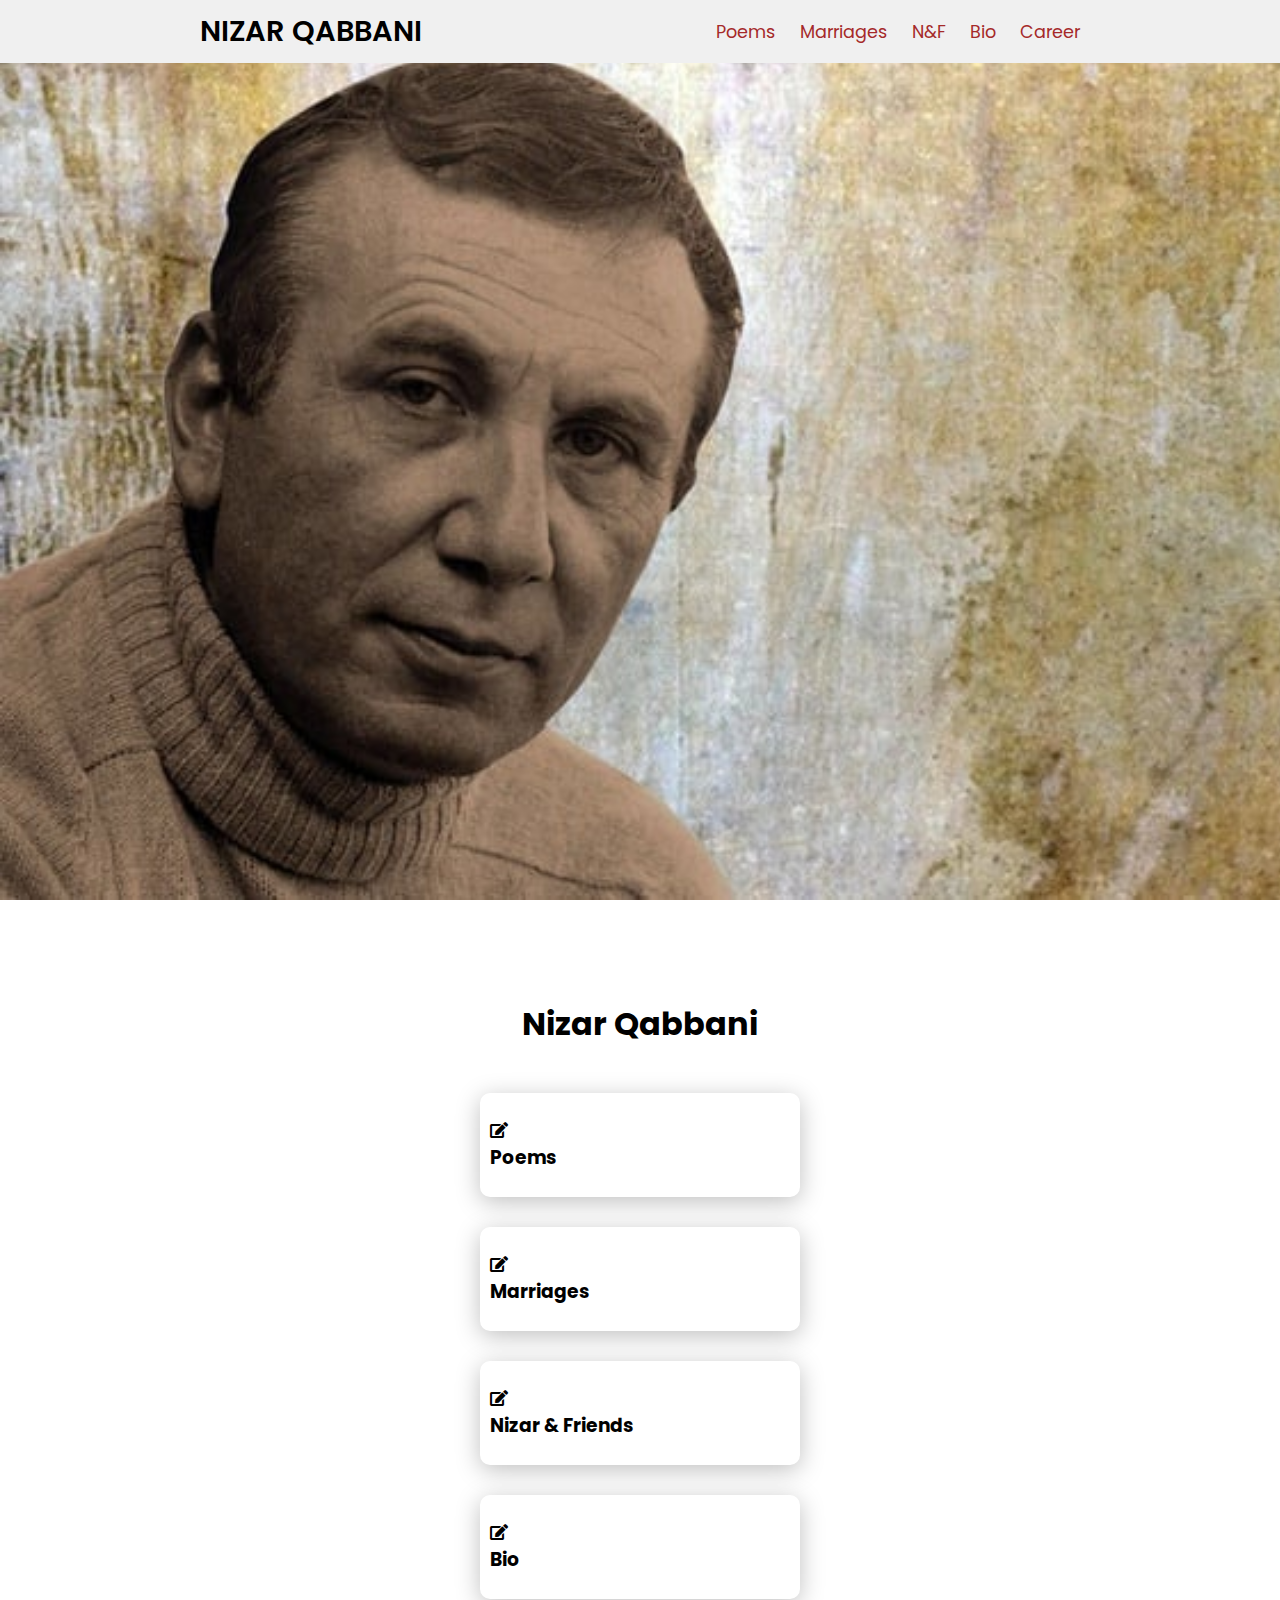
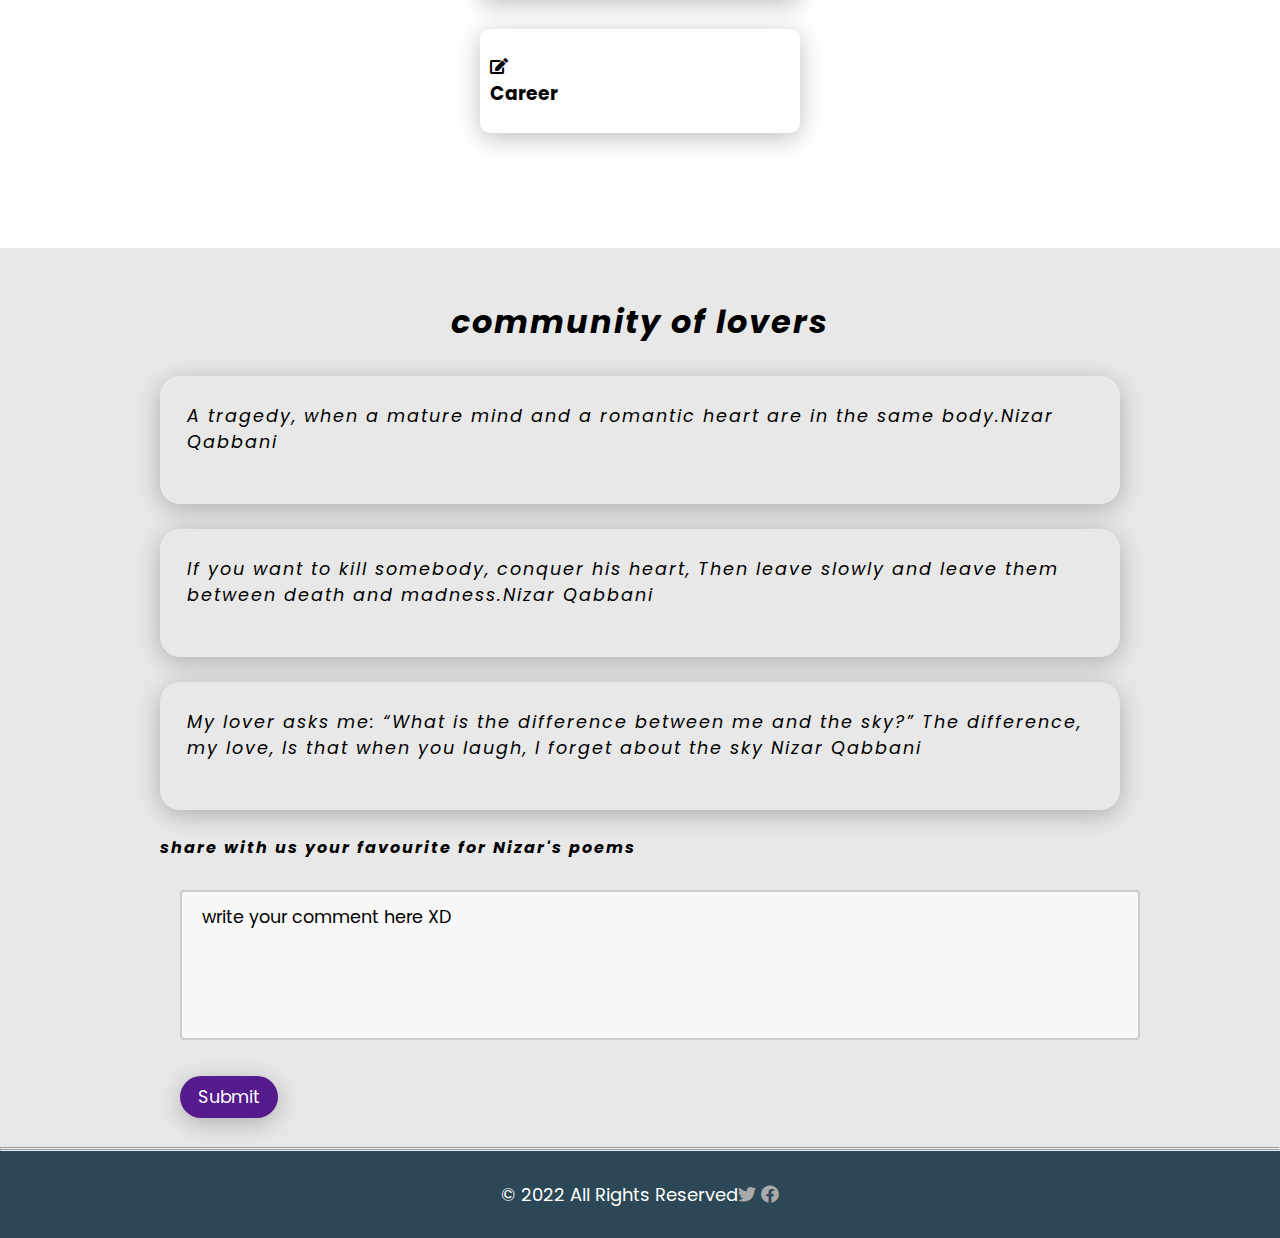
<file: index.html>
<!DOCTYPE html>
<html lang="en">
<head>
    <meta charset="UTF-8">
    <meta http-equiv="X-UA-Compatible" content="IE=edge">
    <meta name="viewport" content="width=device-width, initial-scale=1.0">
    <link rel="stylesheet" href="https://cdnjs.cloudflare.com/ajax/libs/font-awesome/5.15.4/css/all.min.css">
    <link rel="stylesheet" href="style.css">
    <title>Nizar Qabbani</title>
</head>
<body>

    <header>
        <a href="./index.html" class="logo">NIZAR QABBANI</a>
        <nav class="navigation">
            <a href="./poems.html" target="_blank">Poems</a>
            <a href="./marriages.html" target="_blank">Marriages</a>
            <a href="./nf.html" target="_blank">N&F</a>
            <a href="./bio.html" target="_blank">Bio</a>
            <a href="./career.html" target="_blank">Career</a>
        </nav>
    </header>

    <section class="main">
    </section>

    <section class="cards">
        <h2 class="title">Nizar Qabbani</h2>
        <div class="content">
            <a href="poems.html" target="_blank">
                <div class="card" id="poems">
                    <i class="fas fa-edit"></i>
                    <h3>Poems</h3>
                </div>
            </a>
            <a href="marriages.html" target="_blank">
                <div class="card" id="marriages">
                    <i class="fas fa-edit"></i>
                    <h3>Marriages</h3>
                </div>
            </a>
            <a href="nf.html" target="_blank">
                <div class="card" id="n&f">
                    <i class="fas fa-edit"></i>
                    <h3>Nizar & Friends</h3>
                </div>
            </a>
            <a href="bio.html" target="_blank">
                <div class="card" id="bio">
                    <i class="fas fa-edit"></i>
                    <h3>Bio</h3>
                </div>
            </a>
            <a href="career.html" target="_blank">
                <div class="card" id="career">
                    <i class="fas fa-edit"></i>
                    <h3>Career</h3>
                </div>
            </a>
        </div>
    </section>
    <div class="community-of-lovers">
        <h1 class="title comments__title">community of lovers</h1>
        <div class="comments">
            <p>A tragedy, when a mature mind and a romantic heart are in the same body.Nizar Qabbani</p>
            <p>If you want to kill somebody, conquer his heart, Then leave slowly and leave them between death and madness.Nizar Qabbani</p>
            <p>My lover asks me: “What is the difference between me and the sky?” The difference, my love, Is that when you laugh, I forget about the sky Nizar Qabbani</p>
        </div>
        <h4>share with us your favourite for Nizar's poems</h4>
        <form action="">
            <textarea name = "comments" cols = "100" rows="8">
            Enter your Comment....
            </textarea>
            <br>
            <input type ="submit" name ="button" value="Submit" class="submit__btn"/>
        </form>
    </div>
    <hr>
    <hr>
    <footer>
        <p>&copy; <span>2022</span> All Rights Reserved</p>
        <div class="socail">
            <a href="https://twitter.com/N_Qabbani"><i class="fab fa-twitter"></i></a>
            <a href="https://www.facebook.com/NizarQabbaniSite/"><i class="fab fa-facebook"></i></a>
        </div>
    </footer>
    
    <script>
        let textArea = document.querySelector("textarea");
        let formData = document.querySelector('form');
        textArea.value = 'write your comment here XD';
        textArea.onfocus = function() {
            if(textArea.value === 'write your comment here XD'){
                textArea.value = '';
            }
            textArea.style.borderColor = '#6767f4';
            
        }

        textArea.onblur = function() {
            textArea.style.borderColor = '#ccc';
        }

        formData.onsubmit = function(e) {
            e.preventDefault()
            let container = document.querySelector('.comments');
            let newComment = textArea.value;
            let html = `
            <p>${newComment}</p>
            `
            container.insertAdjacentHTML('beforeend',html);
            textArea.value = '';
            textArea.blur()
        }
    </script>
</body>
</html>
</file>
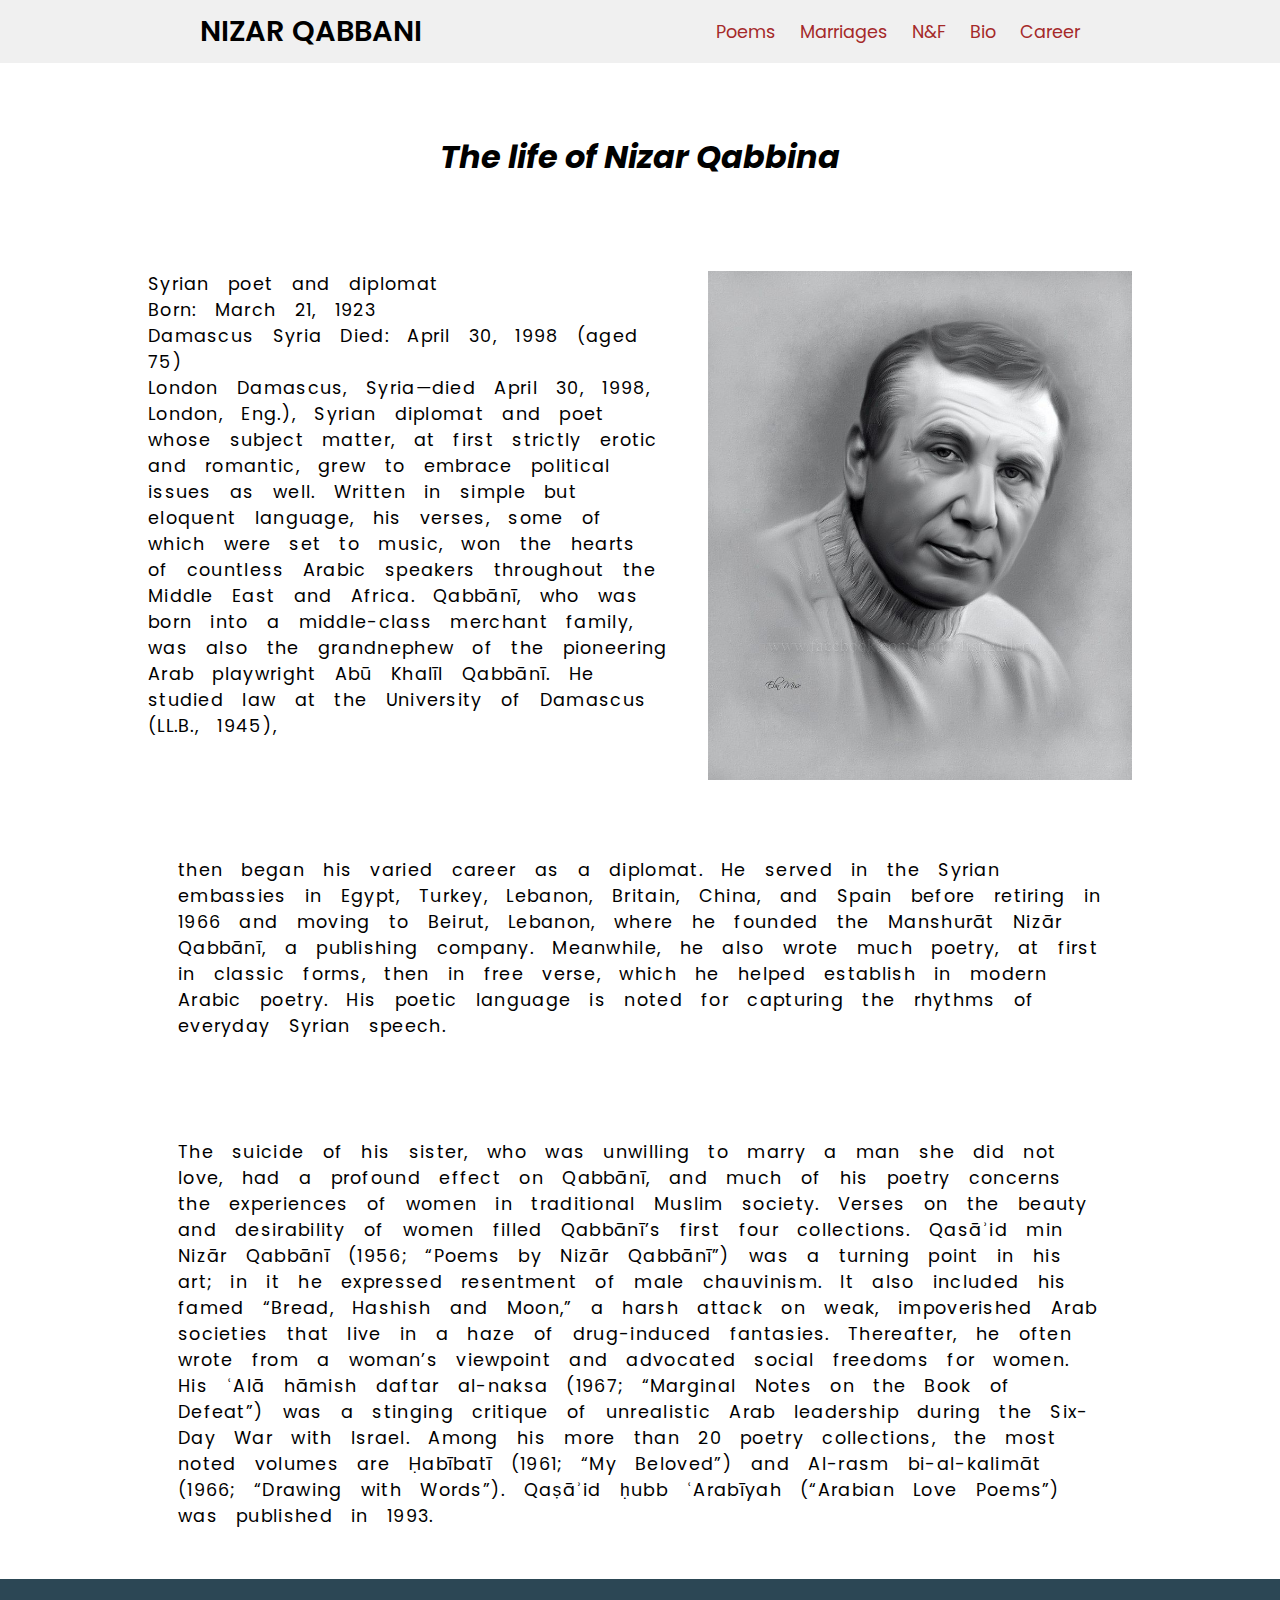
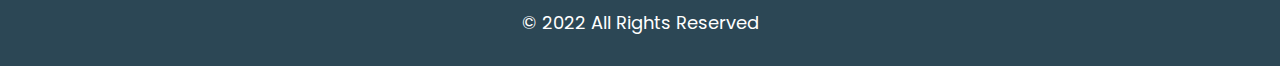
<file: bio.html>
<!DOCTYPE html>
<html lang="en">
<head>
    <meta charset="UTF-8">
    <meta http-equiv="X-UA-Compatible" content="IE=edge">
    <meta name="viewport" content="width=device-width, initial-scale=1.0">
    <link rel="stylesheet" href="./style.css">
    <title>Bio</title>
</head>

<body>
    <header class="normal">
        <a href="./index.html" class="logo">NIZAR QABBANI</a>
        <nav class="navigation">
            <a href="./poems.html" target="_blank">Poems</a>
            <a href="./marriages.html" target="_blank">Marriages</a>
            <a href="./nf.html" target="_blank">N&F</a>
            <a href="./bio.html" target="_blank">Bio</a>
            <a href="./career.html" target="_blank">Career</a>
        </nav>
    </header>
    <div class="container">
        <h1 class="intro__title">The life of Nizar Qabbina</h1>
        <div class="header__section">
            <p class="intro__description">
                Syrian poet and diplomat<br>
                Born: March 21, 1923<br> Damascus Syria
                Died: April 30, 1998 (aged 75)<br> London Damascus, 
                Syria—died April 30, 1998, London, Eng.), Syrian diplomat and poet whose subject matter,
                at first strictly erotic and romantic, grew to embrace political issues as well. 
                Written in simple but eloquent language, his verses, some of which were set to music, 
                won the hearts of countless Arabic speakers throughout the Middle East and Africa.
                Qabbānī, who was born into a middle-class merchant family, was also the grandnephew of the pioneering 
                Arab playwright Abū Khalīl Qabbānī. He studied law at the University of Damascus (LL.B., 1945), 
            </p>
            <div class="img__container">
                <img alt="Nizar" src="./images/5d60c336216aa6139d7c98f2574bd6e6.jpg">
            </div>
        </div>
        <p class="intro__description">
            then began his varied career as a diplomat. He served in the Syrian embassies in Egypt, Turkey, Lebanon, Britain, China,
            and Spain before retiring in 1966 and moving to Beirut, Lebanon, where he founded the Manshurāt Nizār Qabbānī, a publishing company.
            Meanwhile, he also wrote much poetry, at first in classic forms, then in free verse, which he helped establish in modern Arabic poetry.
            His poetic language is noted for capturing the rhythms of everyday Syrian speech.</p>
        
        <div class="bio__container">
            <p class="intro__description">
                The suicide of his sister, who was unwilling to marry a man she did not love, had a profound 
                effect on Qabbānī, and much of his poetry concerns the experiences of women in traditional Muslim society.
                Verses on the beauty and desirability of women filled Qabbānī’s first four collections. 
                Qasāʾid min Nizār Qabbānī (1956; “Poems by Nizār Qabbānī”) was a turning point in his art; in it
                he expressed resentment of male chauvinism. It also included his famed “Bread, Hashish and Moon,”
                a harsh attack on weak, impoverished Arab societies that live in a haze of drug-induced fantasies.
                Thereafter, he often wrote from a woman’s viewpoint and advocated social freedoms for women. 
                His ʿAlā hāmish daftar al-naksa (1967; “Marginal Notes on the Book of Defeat”) was a stinging
                critique of unrealistic Arab leadership during the Six-Day War with Israel. Among his more than 
                20 poetry collections, the most noted volumes are Ḥabībatī (1961; “My Beloved”) and 
                Al-rasm bi-al-kalimāt (1966; “Drawing with Words”). Qaṣāʾid ḥubb ʿArabīyah (“Arabian Love Poems”) was 
                published in 1993.
            </p>
            
        </div>
    </div>
    
    <footer>
        <p>&copy; <span>2022</span> All Rights Reserved</p>
        <div class="socail">
            <a href="https://twitter.com/N_Qabbani"><i class="fab fa-twitter"></i></a>
            <a href="https://www.facebook.com/NizarQabbaniSite/"><i class="fab fa-facebook"></i></a>
        </div>
    </footer>
</body>
</html>
</file>
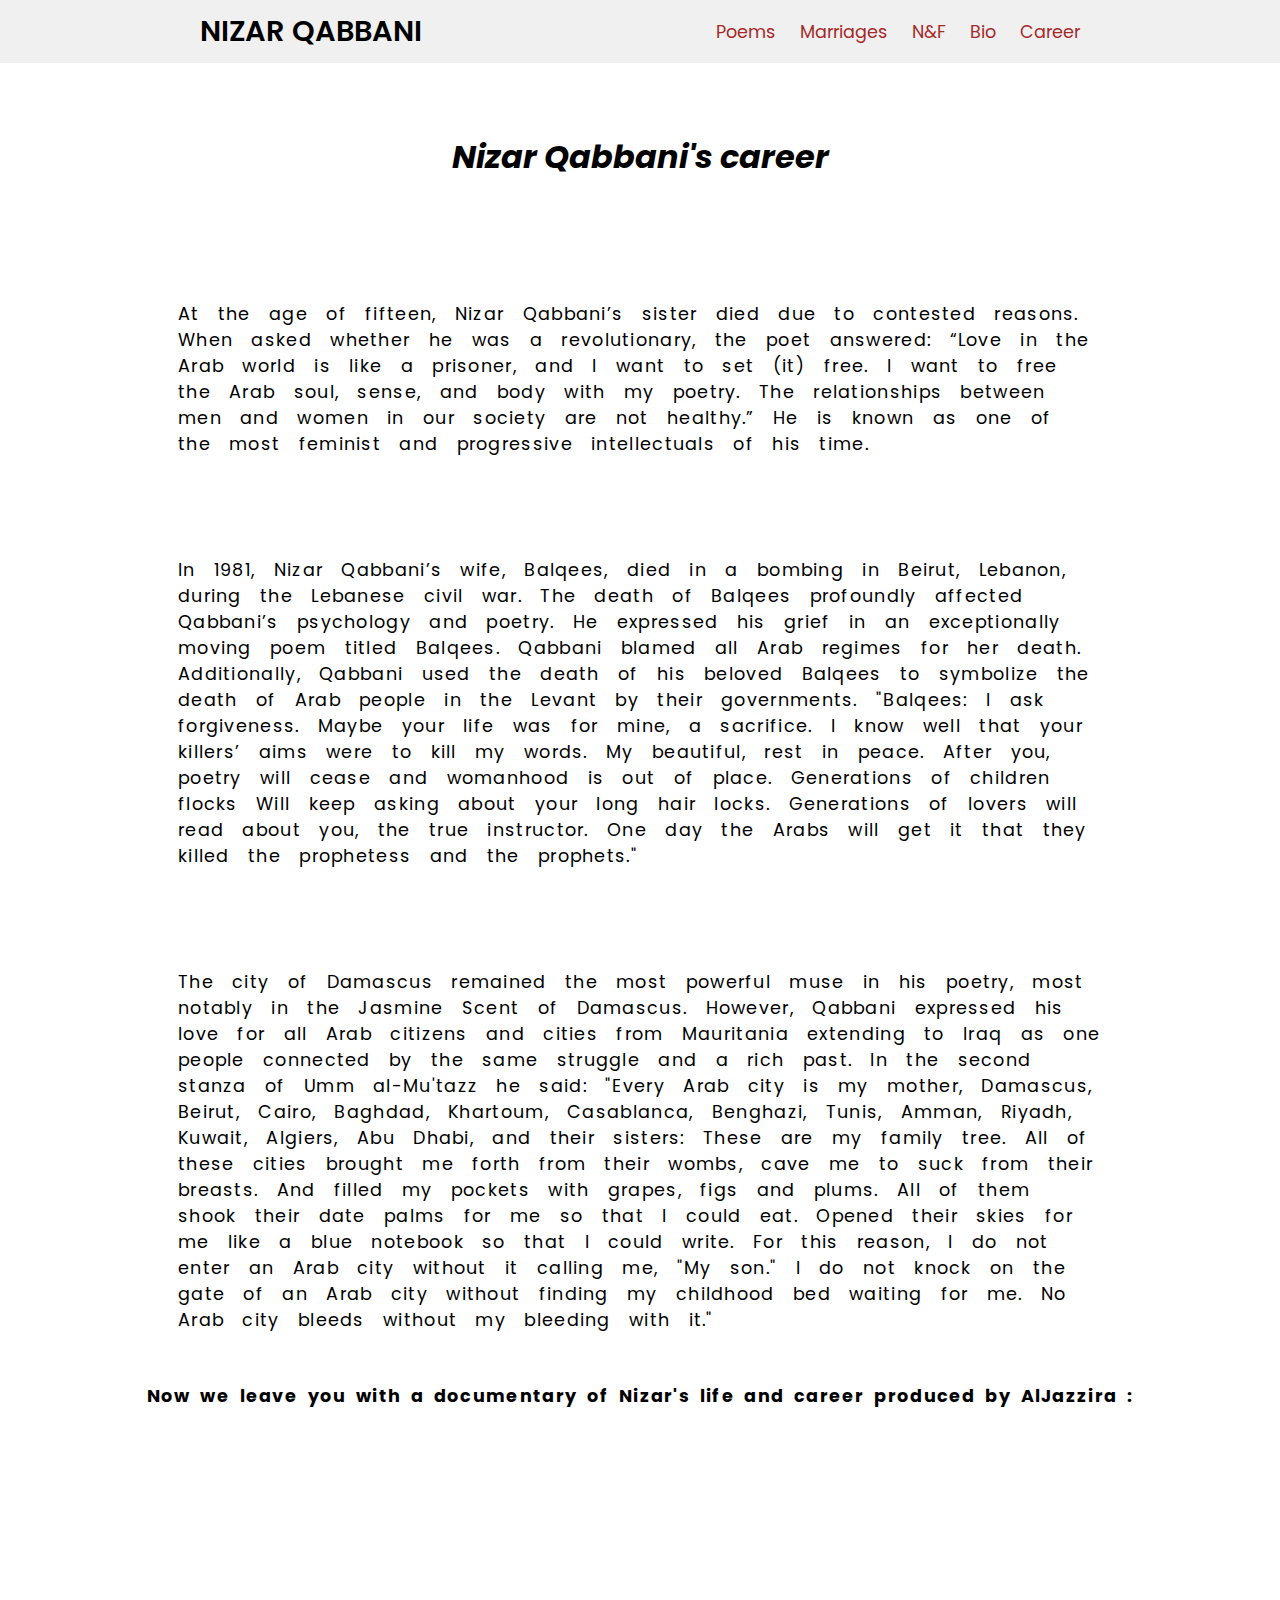
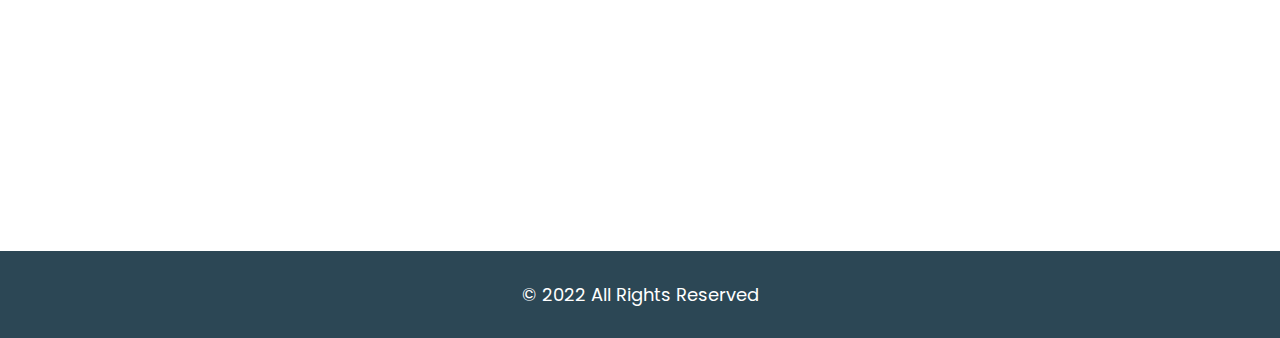
<file: career.html>
<!DOCTYPE html>
<html lang="en">
<head>
    <meta charset="UTF-8">
    <meta http-equiv="X-UA-Compatible" content="IE=edge">
    <meta name="viewport" content="width=device-width, initial-scale=1.0">
    <link rel="stylesheet" href="./style.css">
    <title>career</title>
</head>
<body>
    <header class="normal">
        <a href="./index.html" class="logo">NIZAR QABBANI</a>
        <nav class="navigation">
            <a href="./poems.html" target="_blank">Poems</a>
            <a href="./marriages.html" target="_blank">Marriages</a>
            <a href="./nf.html" target="_blank">N&F</a>
            <a href="./bio.html" target="_blank">Bio</a>
            <a href="./career.html" target="_blank">Career</a>
        </nav>
    </header>

    <div class="container">
        <h1 class="intro__title">Nizar Qabbani's career</h1>

        <p class="intro__description">
            At the age of fifteen, Nizar Qabbani’s sister died due to contested reasons.
            When asked whether he was a revolutionary, the poet answered: “Love in the Arab world is like a prisoner, 
            and I want to set (it) free. I want to free the Arab soul, sense, and body with my poetry. 
            The relationships between men and women in our society are not healthy.” 
            He is known as one of the most feminist and progressive intellectuals of his time.
        </p>
        <p class="intro__description">
            In 1981, Nizar Qabbani’s wife, Balqees, died in a bombing in Beirut, Lebanon, 
            during the Lebanese civil war. The death of Balqees profoundly affected Qabbani’s psychology and poetry.
            He expressed his grief in an exceptionally moving poem titled Balqees. 
            Qabbani blamed all Arab regimes for her death. Additionally, 
            Qabbani used the death of his beloved Balqees to symbolize the death of Arab people in the Levant by their governments.
            "Balqees: I ask forgiveness. Maybe your life was for mine, a sacrifice. 
            I know well that your killers’ aims were to kill my words. My beautiful, rest in peace. 
            After you, poetry will cease and womanhood is out of place. Generations of children flocks Will keep asking about your long hair locks. 
            Generations of lovers will read about you, the true instructor. 
            One day the Arabs will get it that they killed the prophetess and the prophets."
        </p>
        <p class="intro__description">
            The city of Damascus remained the most powerful muse in his poetry, most notably in the Jasmine Scent of Damascus.
            However, Qabbani expressed his love for all Arab citizens and cities 
            from Mauritania extending to Iraq as one people connected by the same struggle and a rich past. 
            In the second stanza of Umm al-Mu'tazz he said: 
            "Every Arab city is my mother, Damascus, Beirut, Cairo, Baghdad, Khartoum, Casablanca, Benghazi, 
            Tunis, Amman, Riyadh, Kuwait, Algiers, Abu Dhabi, and their sisters: These are my family tree. 
            All of these cities brought me forth from their wombs, cave me to suck from their breasts. 
            And filled my pockets with grapes, figs and plums. All of them shook their date palms for me so that I could eat. 
            Opened their skies for me like a blue notebook so that I could write. For this reason, I do not enter an Arab city without it calling me, 
            "My son." I do not knock on the gate of an Arab city without finding my childhood bed waiting for me. 
            No Arab city bleeds without my bleeding with it."
        </p>

                
        <h4 class="career__subtitle">Now we leave you with a documentary of Nizar's life and career produced by AlJazzira :</h4>

        <div class="documentary">
            <iframe 
                width="800" 
                height="315" 
                src="https://www.youtube.com/embed/ArUK3UD3ByI" 
                title="YouTube video player" 
                frameborder="0" 
                allow="accelerometer; autoplay; clipboard-write; encrypted-media; gyroscope; picture-in-picture" 
                allowfullscreen
            >
            </iframe>
    </div>
    </div>

    

    <footer>
        <p>&copy; <span>2022</span> All Rights Reserved</p>
        <div class="socail">
            <a href="https://twitter.com/N_Qabbani"><i class="fab fa-twitter"></i></a>
            <a href="https://www.facebook.com/NizarQabbaniSite/"><i class="fab fa-facebook"></i></a>
        </div>
    </footer>
</body>
</html>
</file>
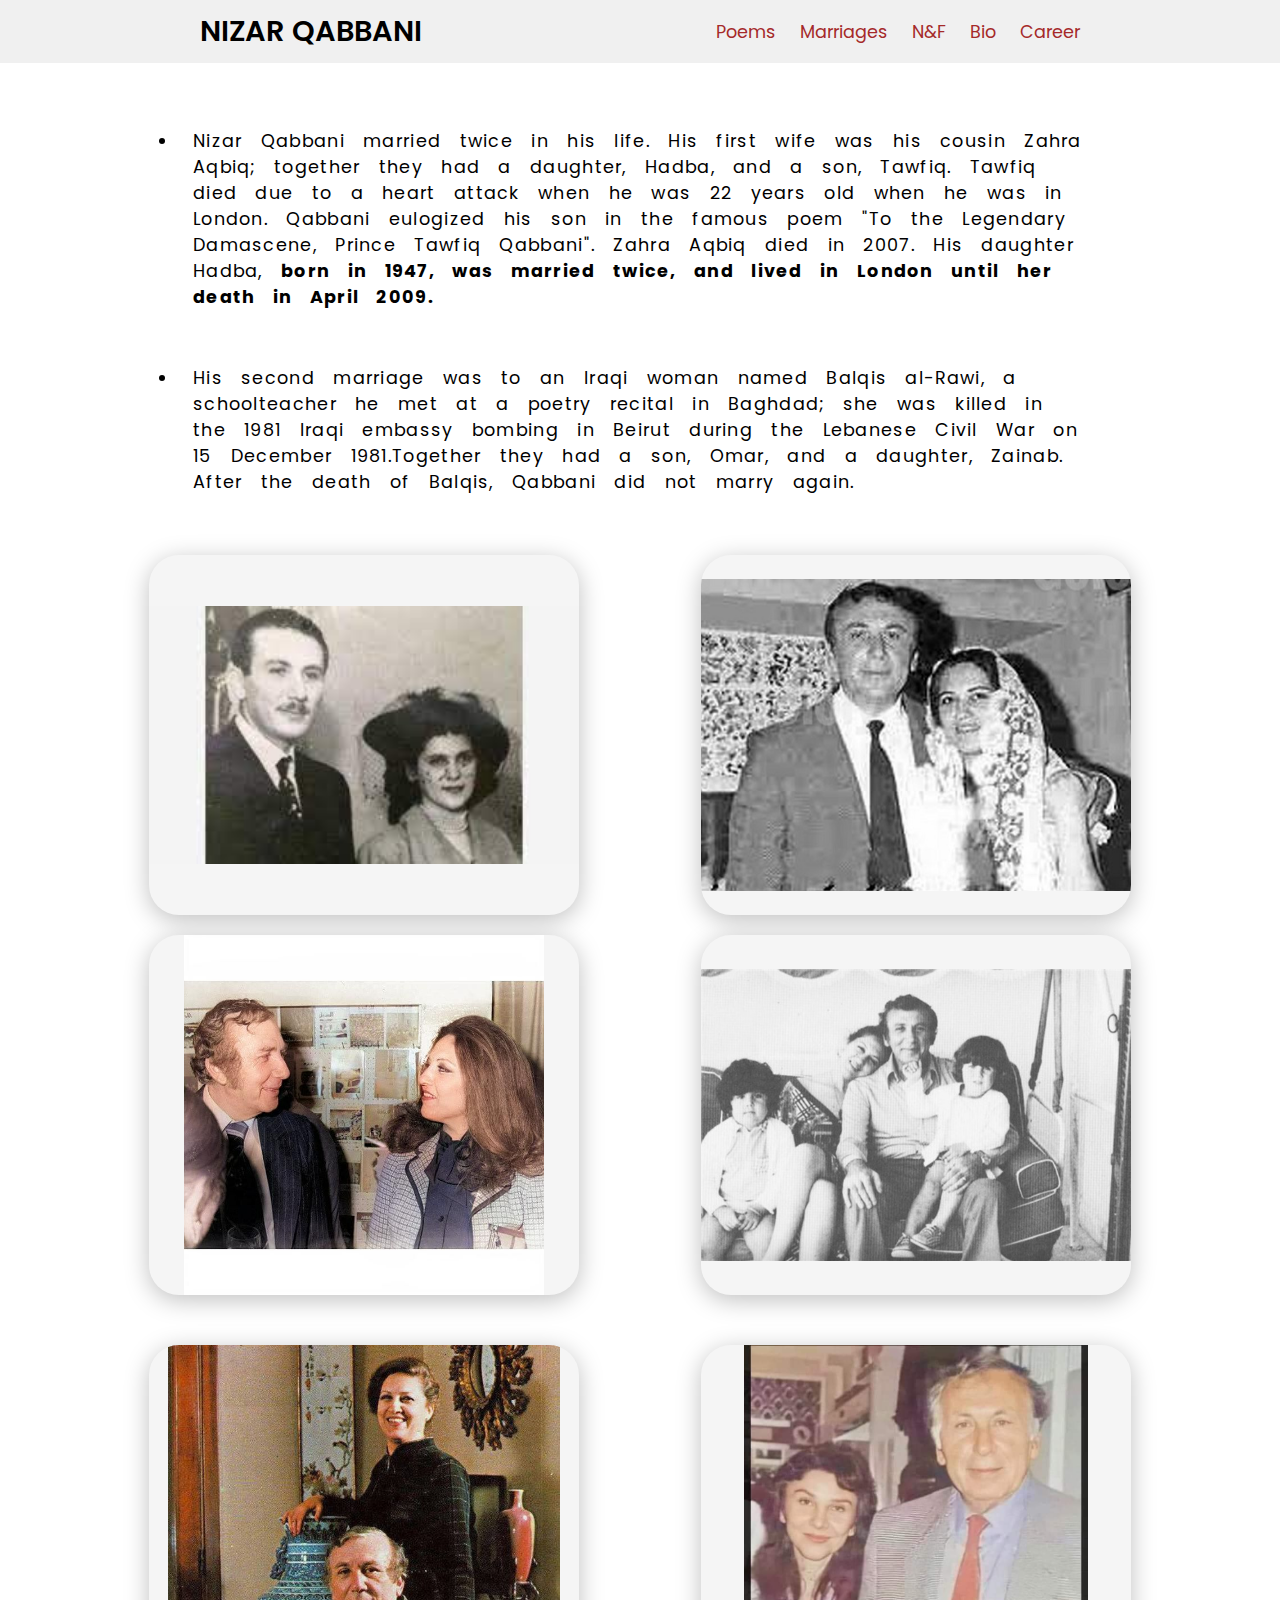
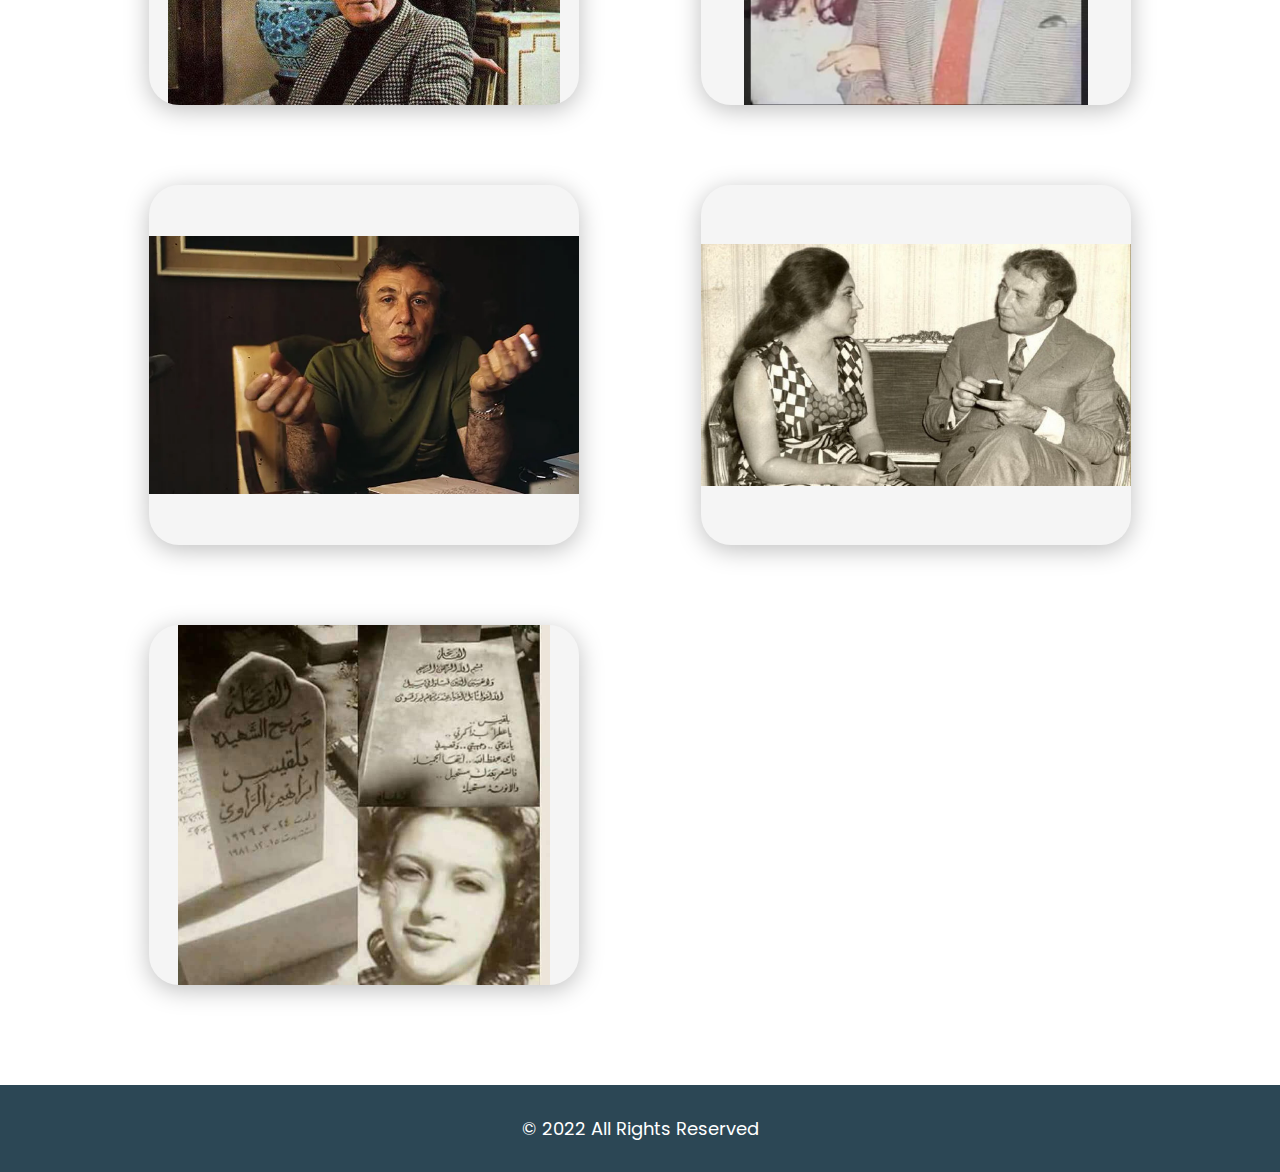
<file: marriages.html>
<!DOCTYPE html>
<html lang="en">
<head>
    <meta charset="UTF-8">
    <meta http-equiv="X-UA-Compatible" content="IE=edge">
    <meta name="viewport" content="width=device-width, initial-scale=1.0">
    <link rel="stylesheet" href="./style.css">
    <title>Document</title>
</head>
<body>
    <header class="normal">
        <a href="./index.html" class="logo">NIZAR QABBANI</a>
        <nav class="navigation">
            <a href="./poems.html" target="_blank">Poems</a>
            <a href="./marriages.html" target="_blank">Marriages</a>
            <a href="./nf.html" target="_blank">N&F</a>
            <a href="./bio.html" target="_blank">Bio</a>
            <a href="./career.html" target="_blank">Career</a>
        </nav>
    </header>

    <div class="container">
        <ul class="intro__description marriages__intro">
            <li>
                <p>
                    Nizar Qabbani married twice in his life. His first wife was his 
                    cousin Zahra Aqbiq; together they had a daughter, Hadba, and a son, 
                    Tawfiq. Tawfiq died due to a heart attack when he was 22 years old 
                    when he was in London. Qabbani eulogized his son in the famous poem
                    "To the Legendary Damascene, Prince Tawfiq Qabbani". 
                    Zahra Aqbiq died in 2007. His daughter Hadba,
                    <b> born in 1947, was married twice, and lived in London until 
                    her death in April 2009.</b>
                </p>
            </li>
            <li>
                <p>
                    His second marriage was to an Iraqi woman named Balqis al-Rawi,
                    a schoolteacher he met at a poetry recital in Baghdad; 
                    she was killed in the 1981 Iraqi embassy bombing in Beirut during the 
                    Lebanese Civil War on 15 December 1981.Together they had a son, Omar, 
                    and a daughter, Zainab. After the death of Balqis, Qabbani did not marry again.
                </p>
            </li>
        </ul>

        <div class="nizar__gallary">
            <div class="pic">
                <img alt="nizar's family pictures" src="./images/zahra1.jpeg">
            </div>
            <div class="pic">
                <img alt="nizar's family pictures" src="./images/zahra2.jpg">
            </div>
            <div class="pic">
                <img alt="nizar's family pictures" src="./images/balqis alrawi.jpg">
            </div>
            <div class="pic">
                <img alt="nizar's family pictures" src="./images/balqis and nizar with the family.jpeg">
            </div>
            <div class="pic">
                <img alt="nizar's family pictures" src="./images/balqis3.jpg">
            </div>
            <div class="pic">
                <img alt="nizar's family pictures" src="./images/hadba daughter.jpg">
            </div>
            <div class="pic">
                <img alt="nizar's family pictures" src="./images/nizar.webp">
            </div>
            <div class="pic">
                <img alt="nizar's family pictures" src="./images/balqis4.jpg">
            </div>
            <div class="pic">
                <img alt="nizar's family pictures" src="./images/balquis.jpeg">
            </div>
        </div>
        
    </div>

    <footer>
        <p>&copy; <span>2022</span> All Rights Reserved</p>
        <div class="socail">
            <a href="https://twitter.com/N_Qabbani"><i class="fab fa-twitter"></i></a>
            <a href="https://www.facebook.com/NizarQabbaniSite/"><i class="fab fa-facebook"></i></a>
        </div>
    </footer>
    
</body>
</html>
</file>
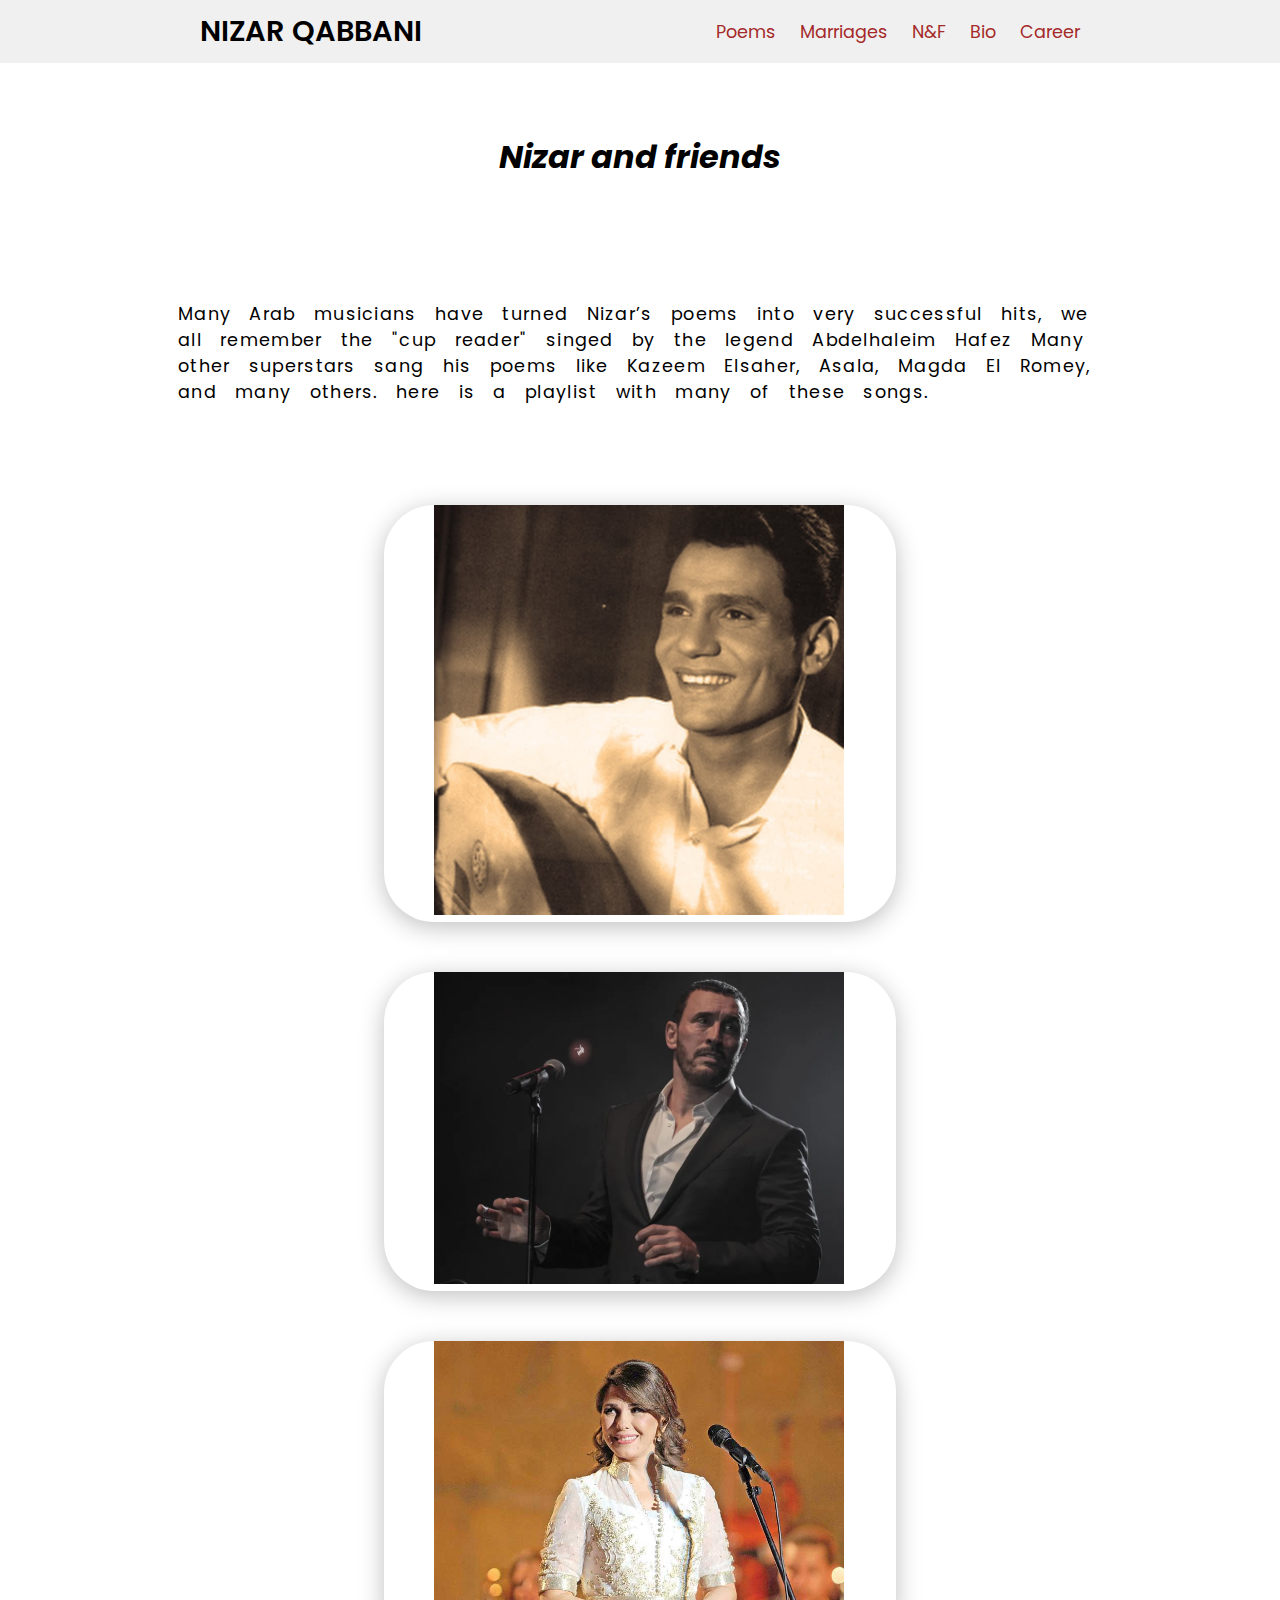
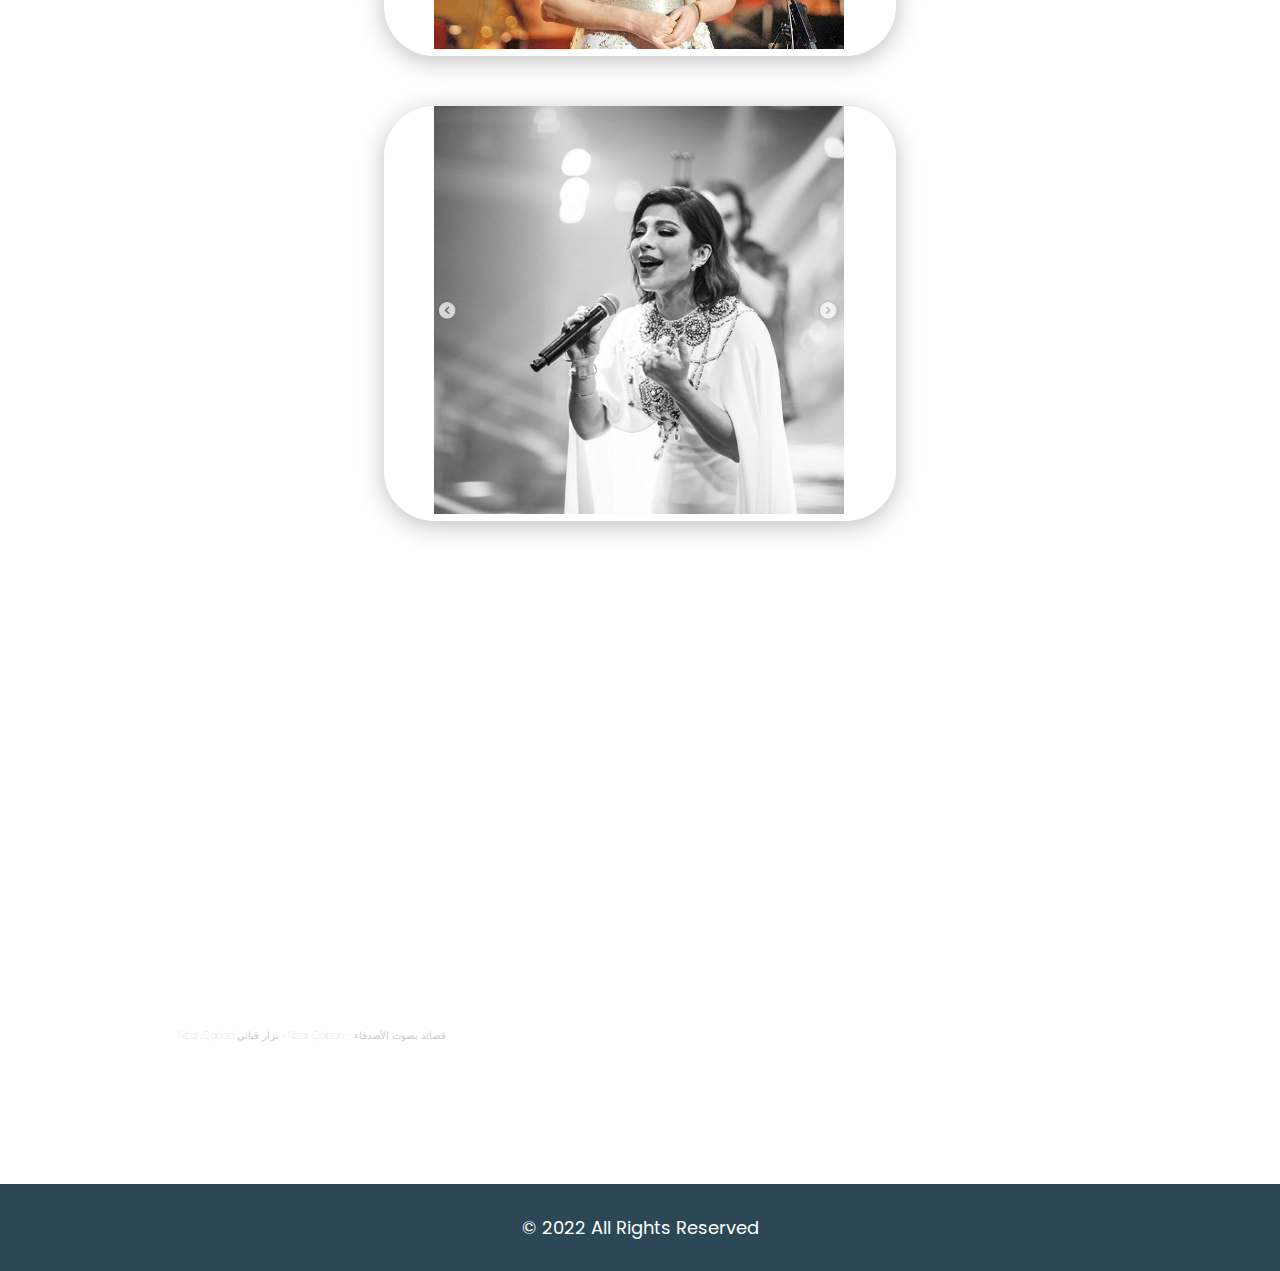
<file: nf.html>
<!DOCTYPE html>
<html lang="en">
<head>
    <meta charset="UTF-8">
    <meta http-equiv="X-UA-Compatible" content="IE=edge">
    <meta name="viewport" content="width=device-width, initial-scale=1.0">
    <link rel="stylesheet" href="./style.css">
    <title>Nizar and Friends</title>
</head>
<body>
    <header class="normal">
        <a href="./index.html" class="logo">NIZAR QABBANI</a>
        <nav class="navigation">
            <a href="./poems.html" target="_blank">Poems</a>
            <a href="./marriages.html" target="_blank">Marriages</a>
            <a href="./nf.html" target="_blank">N&F</a>
            <a href="./bio.html" target="_blank">Bio</a>
            <a href="./career.html" target="_blank">Career</a>
        </nav>
    </header>
    <div class="container">
        <h1 class="intro__title">Nizar and friends</h1>
    <p class="intro__description">Many Arab  musicians have turned Nizar’s poems into very successful hits, we all remember the "cup reader" singed by the legend Abdelhaleim Hafez 
        Many other superstars sang his poems like Kazeem Elsaher, Asala, Magda El Romey, and many others.
        here is a playlist with many of these songs.
    </p>
    <div class="gallary">
        <div class="ele">
            <img alt="abd elhalem" src="./images/abd elhalem.jpg">
        </div>
        <div class="ele">
            <img alt="kazem Elsaher" src="./images/kazem.webp">
        </div>
        <div class="ele">
            <img alt="magda elromy" src="./images/magda.jpg">
        </div>
        <div class="ele">
            <img alt="Asala" src="./images/asala.PNG">
        </div>
        
    </div>
    <div class="playList">
        <iframe width="100%" height="400" scrolling="no" frameborder="no" allow="autoplay" src="https://w.soundcloud.com/player/?url=https%3A//api.soundcloud.com/playlists/6824842&amp;color=%23ff5500&amp;auto_play=false&amp;hide_related=false&amp;show_comments=true&amp;show_user=true&amp;show_reposts=false&amp;show_teaser=true&amp;visual=true">
        </iframe>
        <div style="font-size: 10px; color: #cccccc;line-break: anywhere;word-break: normal;overflow: hidden;white-space: nowrap;text-overflow: ellipsis; font-family: Interstate,Lucida Grande,Lucida Sans Unicode,Lucida Sans,Garuda,Verdana,Tahoma,sans-serif;font-weight: 100;">
            <a href="https://soundcloud.com/nizar-qabani" title="Nizar Qabani نزار قباني" target="_blank" style="color: #cccccc; text-decoration: none;">Nizar Qabani نزار قباني</a> · 
            <a href="https://soundcloud.com/nizar-qabani/sets/nizar-qabani-2" title="Nizar Qabani - قصائد بصوت الأصدقاء" target="_blank" style="color: #cccccc; text-decoration: none;">Nizar Qabani - قصائد بصوت الأصدقاء
            </a>
        </div>
    </div>
    </div>
    <footer>
        <p>&copy; <span>2022</span> All Rights Reserved</p>
        <div class="socail">
            <a href="https://twitter.com/N_Qabbani"><i class="fab fa-twitter"></i></a>
            <a href="https://www.facebook.com/NizarQabbaniSite/"><i class="fab fa-facebook"></i></a>
        </div>
    </footer>
</body>
</html>
</file>
<file: style.css>
@import url('https://fonts.googleapis.com/css2?family=Poppins:ital,wght@0,100;0,200;0,300;0,400;0,500;0,600;0,700;0,800;0,900;1,100;1,200;1,300;1,400;1,500;1,600;1,700;1,800;1,900&display=swap');

*{
    font-family: 'Poppins', sans-serif;
    margin: 0;
    padding: 0;
    box-sizing: border-box;
    scroll-behavior: smooth;
}

a {
    text-decoration: none;
    color: black;
}

header {
    background-color: #f0f0f0;
    width: 100%;
    position: fixed;
    z-index: 2;
    display: flex;
    justify-content: space-between;
    align-items: center;
    padding: 10px 200px;
}

.logo {
    text-decoration: none;
    color: black;
    font-weight: 600;
    font-size: 1.8em;
}

.navigation a{
    color: brown;
    text-decoration: none;
    font-size: 1.1em;
    font-weight: 400;
    padding-left: 20px;
    transition: 0.4s;
}

.navigation a:hover{
    color: black;
    font-weight: 700;
}

section {
    padding: 100px 200px;
}

.main {
    width: 100%;
    min-height: 100vh;
    background: url(images/Nizar\ Qabbani.jpg) no-repeat;
    background-size: cover;
    background-attachment: fixed;
}

.title {
    display: flex;
    justify-content: center;
    font-size: 2em;
    font-weight: bold;
    margin-bottom: 30px;
}

.content {
    display: flex;
    align-items: center;
    flex-direction: column;
}

.card {
    background-color: white;
    width: 20em;
    box-shadow: 0 5px 25px rgb(1 1 1 / 25%);
    border-radius: 10px;
    padding: 25px 10px;
    margin: 15px;
    transition: 0.5s ease;
}

.card:hover {
    transform: scale(1.1);
}

.card .icon {
    color: #3a6cf4;
    font-size: 8em;
    text-align: center;
}

.card:hover{
    cursor: pointer;
}

.community-of-lovers {
    /* background-color: rgb(253, 250, 250); */
    background-color: #e8e8e8;
    /* margin-left: 20px;
    margin-right: 20px; */
    letter-spacing: 2px;
    font-style: oblique;
}

.community-of-lovers h4 {
    width: 75vw;
    margin: auto;
}

textarea {
    width: 75%;
    height: 150px;
    padding: 12px 20px;
    box-sizing: border-box;
    border: 2px solid #ccc;
    border-radius: 4px;
    background-color: #f8f8f8;
    font-size: 1.1rem;
    resize: none;
    margin-left: 180px;
    margin-top: 30px;
    outline: none;
}
.submit__btn {
    background: #551a8b;
    padding: 8px 18px;
    border-radius: 30px;
    color: white;
    font-size: 1.1rem;
    outline: none;
    border: none;
    box-shadow: 0 5px 25px rgba(1, 1, 1, 0.25);
    margin: 29px 180px;
}

.comments {
    width: 75vw;
    margin: auto;
}

.comments__title{
    padding-top: 50px;
}
.comments p {
    margin-bottom: 25px;
    border: 2px solid transparent;
    box-shadow: 0 5px 25px rgba(1, 1, 1, 0.25);
    border-radius: 20px;
    padding: 25px;
    height: 8rem;
    font-size: 1.1rem;
}

input:hover {
    cursor: pointer;
}

footer {
    background-color: #2c4755;
    color: white;
    padding: 30px 10px;
    text-align: center;
    font-size: 18px;
    display: flex;
    justify-content: center;
}
footer a i {
    color: darkgrey;
}

/* poems page styling */

.normal {
    position: static;
}

.container {
    width: 80vw;
    min-height: 100vh;
    margin: auto;
}
.books__gallary {
    display: grid;
    grid-template-columns: repeat(auto-fill,minmax(300px,1fr));
    grid-template-rows: 300px 300px;
    align-items: center;
    justify-items: center;
    gap: 50px;
    margin-bottom: 100px;
}

.book__conatiner{
    display: flex;
    flex-direction: column;
    justify-content: space-around;
    align-items: center;
    height: 100%;
    width: 50%;
    box-shadow: 0 5px 25px rgb(1 1 1 / 25%);
    padding: 20px 20px 20px 20px;
    height: 100%;
    width: 82%;
    border-radius: 40px;
}

.book__cover {
    width: 60%;
    height: 65%;
}

.book__image{
    width: 100%;
    height: 100%;
    object-fit: contain;
}

.book_description{
    text-align: center;
    font-size: 14px;
    font-weight: bold;
    color: #474747;
    padding: 10px;
    margin-top: 10px;
}

.intro {
    display: flex;
    justify-content: center;
    margin: 50px 20px 150px 20px;
    box-shadow: 0 5px 25px rgb(1 1 1 / 25%);
}

.intro__img {
    width: 100vw;
}

.intro__img img{
    width: 100%;
}

.intro__description {
    font-size: 1.1rem;
    word-spacing: 12px;
    letter-spacing: 1.3px;
    padding: 50px;
}

.intro__title {
    text-align: center;
    margin: 70px 0px;
    font-style: italic;
}

.outro {
    padding: 20px;
    font-size: 1.1rem;
    word-spacing: 12px;
    letter-spacing: 1.3px;
    margin-bottom: 70px;
}

/*++++++++++++++++++++++++++++++++++++++++++++++++++++++++++++++++++++++*/

/* n&f */

.playList{
    padding: 50px;
    margin-bottom: 90px;
}

.gallary{
    
}

.gallary .ele{
    
    width: 50%;
    box-shadow: 0 5px 25px rgb(1 1 1 / 25%);
    margin: 50px auto;
    border-radius: 50px;
}

.gallary img {
    max-width: 80%;
    margin: 0px 50px;
}

/*+++++++++++++++++++++++++++++++++++++++++++++++++++++++++++++++++++++++++++++++++++++++++++++*/

/* marriages */

.nizar__gallary{
    display: grid;
    grid-template-columns: repeat(auto-fill,minmax(300px,1fr));
    grid-template-rows: 300px 300px;
    align-items: center;
    justify-items: center;
    gap: 80px;
    margin-bottom: 100px;
}

.pic {
    width: 91%;
    height: 40vh;
    display: flex;
    justify-content: center;
    align-items: center;
    box-shadow: 0 5px 25px rgb(1 1 1 / 25%);
    border-radius: 30px;
    background-color: whitesmoke;
    transition: 0.5s ease;
}

.pic:hover {
    transform: scale(1.1);
}

.pic img {
    width: 100%;
    height: 100%;
    object-fit: contain;
    border-radius: 30px;
}

.gallary__section {
    background-color: #e8e8e8;
}

.marriages__intro li {
    padding: 15px;
    margin-bottom: 25px;
}

/*==============================================================================================*/

/* bio section */

.header__section {
    display: flex;
    justify-content: center;
}
.header__section p {
    width: 85%;
    padding: 20px;
}

.img__container {
    width: 70%;
    padding: 20px;
}

.img__container img {
    width: 100%;
}


/* career */

.career__subtitle {
    text-align: center;
    font-size: 1.1rem;
    letter-spacing: 1.3px;
    word-spacing: 4.3px;
    margin-bottom: 70px;
}

.documentary {
    width: 70%;
    margin: 50px auto;
}
</file>
